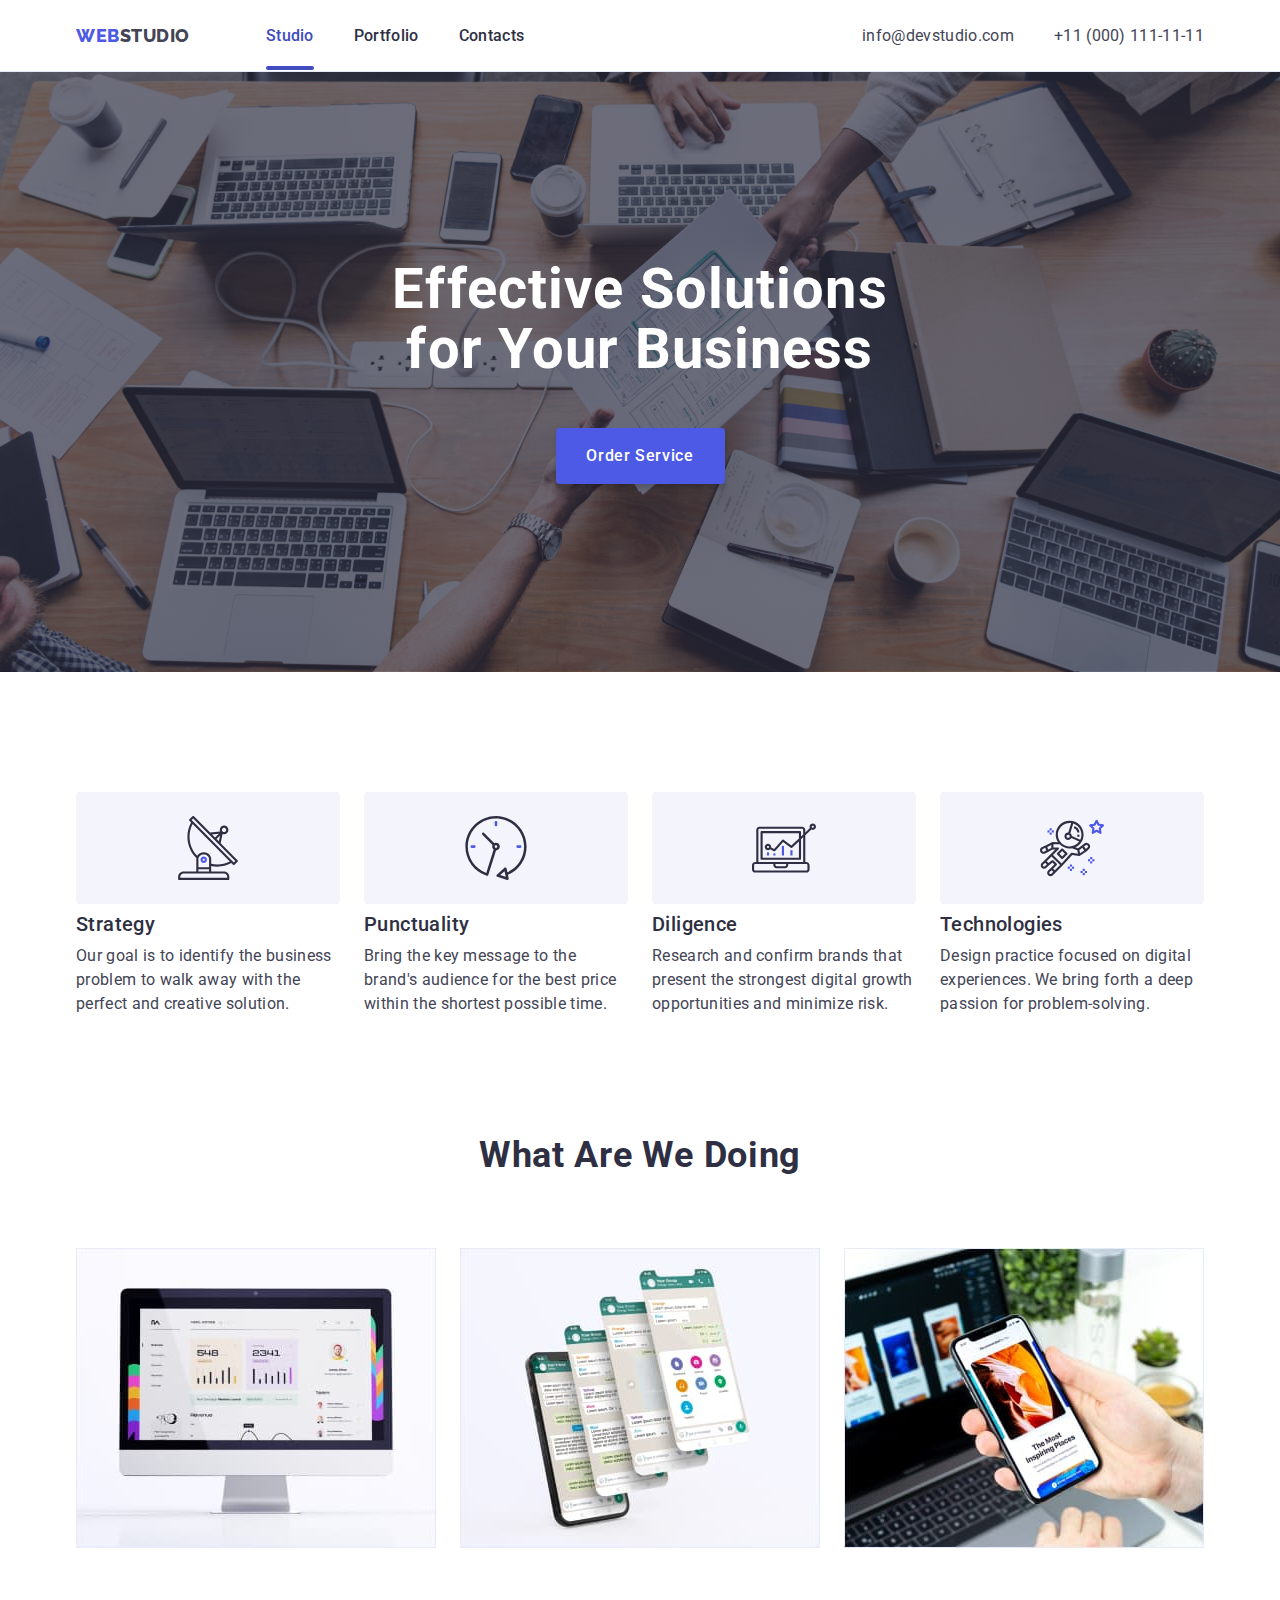
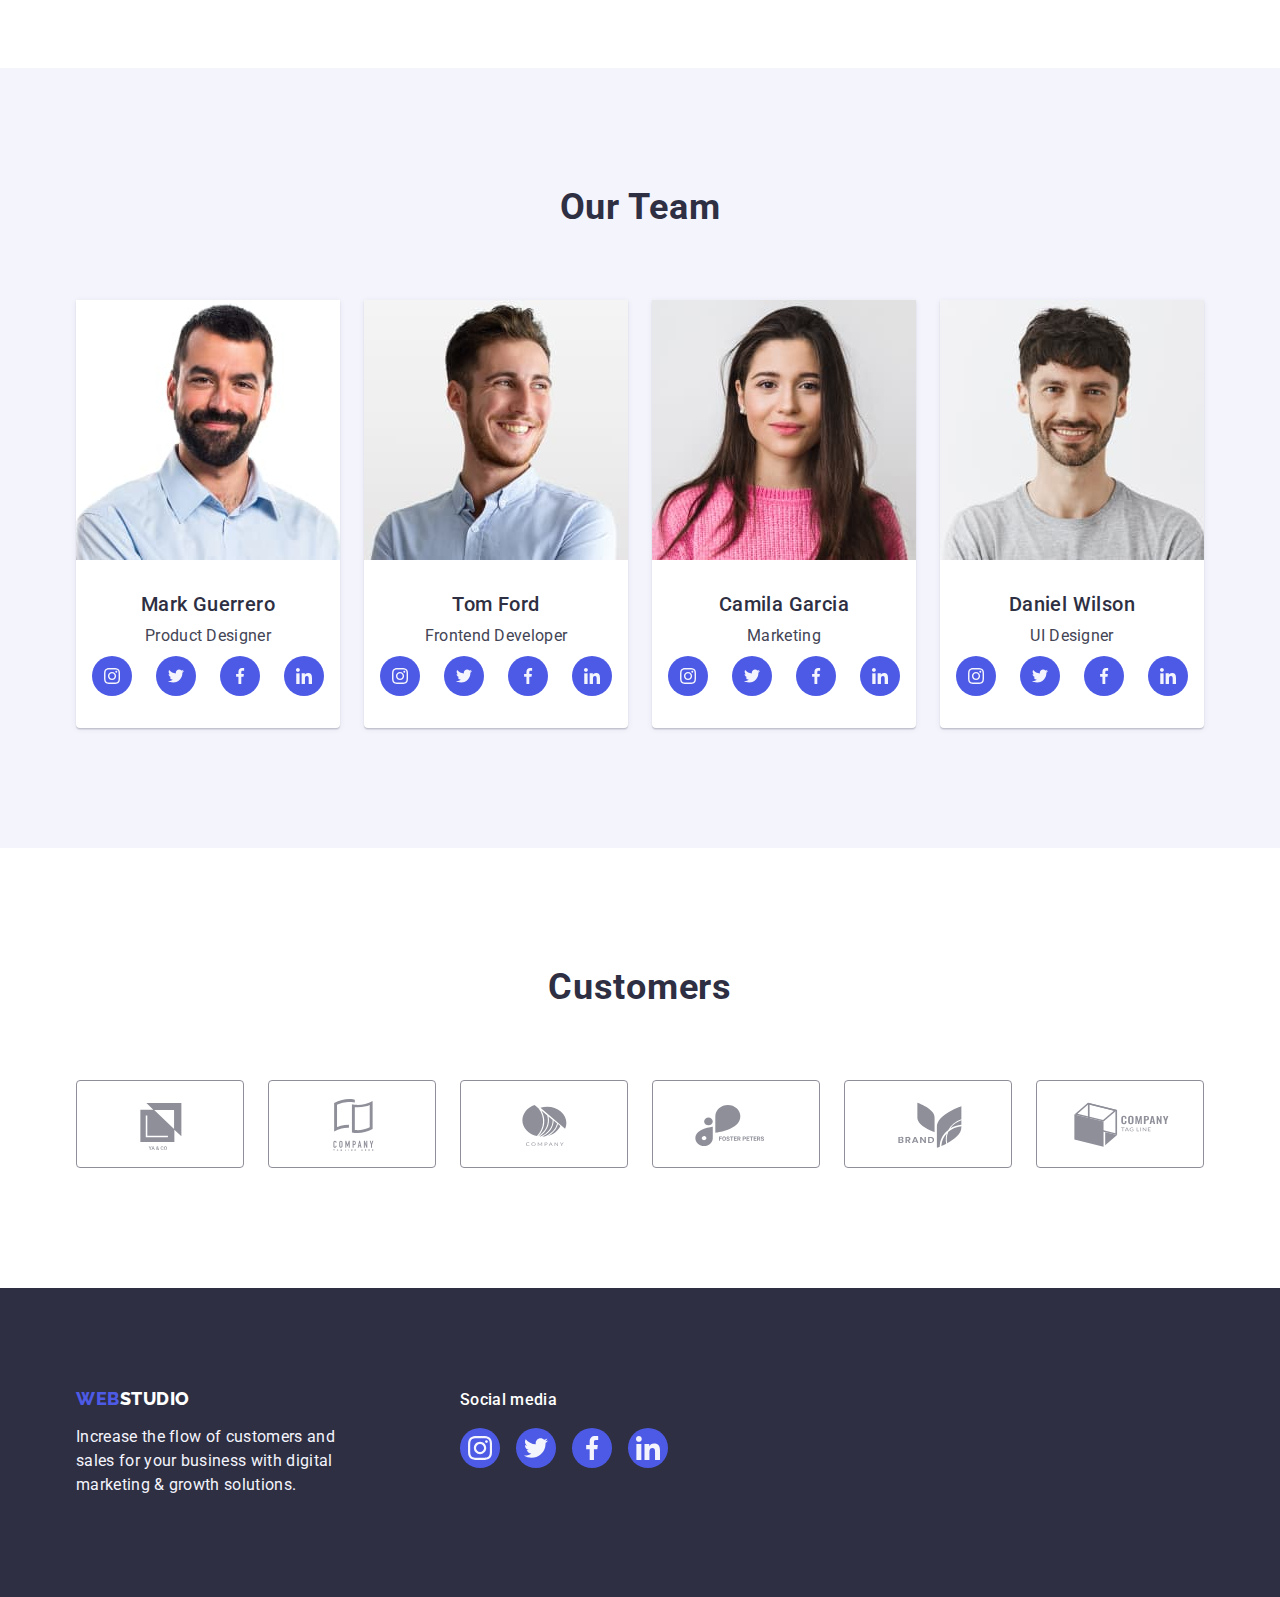
<file: index.html>
<!DOCTYPE html>
<html lang="en">

<head>
    <meta charset="UTF-8">
    <meta http-equiv="X-UA-Compatible" content="IE=edge">
    <meta name="viewport" content="width=device-width, initial-scale=1.0">
    <title>WebStudio</title>
    <link rel="preconnect" href="https://fonts.googleapis.com">
    <link rel="preconnect" href="https://fonts.gstatic.com" crossorigin>
    <link
        href="https://fonts.googleapis.com/css2?family=Raleway:wght@800&family=Roboto:wght@400;500;700;900&display=swap"
        rel="stylesheet">
    <link rel="stylesheet" href="./css/modern-normalize.min.css">
    <link rel="stylesheet" href="./css/styles.css">

</head>

<body>  
    
      <!-- header section -->
        <header class="header">
            <div class="header-container container">
                <nav class="nav">
                    <a class="logo-web link" href="./index.html">Web<span class="logo-studio-nav link">Studio</span></a>

                    <ul class="nav-list list">
                        <li class="nav-item nav-item-studio">
                            <a class="nav-link active nav-link-studio link" href="./index.html">Studio</a>
                        </li>
                        <li class="nav-item">
                            <a class="nav-link link" href="./portfolio.html">Portfolio</a>
                        </li>
                        <li class="nav-item">
                            <a class="nav-link link" href="">Contacts</a>
                        </li>
                    </ul>
                </nav>

                <address class="address">
                    <ul class="address-list list">
                        <li class="mail">
                            <a class="address-link link" href="mailto:info@devstudio.com">info@devstudio.com</a>
                        </li>
                        <li class="number">
                            <a class="address-link link" href="tel:+110001111111">+11 (000) 111-11-11</a>
                        </li>
                    </ul>
                </address>
            </div>

        </header>
        <main>

            <!--hero section -->
            <section class="hero">
                <div class="hero-container container">
                    <h1 class="hero-title">Effective Solutions <br> for Your Business</h1>
                    <button data-modal-open class="button" type="button">Order Service</button>
                    
                </div>
            </section>    

            


            <!-- feature section -->
            <section class="section-feature">
                <div class="container">
                    <h2 class="section-feature-title visually-hidden">Lorem ipsum dolor sit.</h2>
                    <ul class="feature-list list">
                        <li class="feature">
                            <div class="container-icon">
                                <svg class="feature-icon" width="64" height="64">
                                    <use href="./images/icons.svg#antenna"></use>
                                </svg>
                            </div>
                            
                            <h3 class="feature-title">Strategy</h3>
                            <p class="feature-text">
                                Our goal is to identify the business problem to walk away with the perfect and creative
                                solution.
                            </p>
                        </li>
                        <li class="feature">
                            <div class="container-icon">
                                <svg class="feature-icon" width="64" height="64">
                                    <use href="./images/icons.svg#clock"></use>
                                </svg>
                            </div>
                            <h3 class="feature-title">Punctuality</h3>
                            <p class="feature-text">
                                Bring the key message to the brand's audience for the best price within the shortest
                                possible time.
                            </p>
                        </li>
                        <li class="feature">
                            <div class="container-icon">
                                <svg class="feature-icon" width="64" height="64">
                                    <use href="./images/icons.svg#diagram"></use>
                                </svg>
                            </div>
                            <h3 class="feature-title">Diligence</h3>
                            <p class="feature-text">
                                Research and confirm brands that present the strongest digital growth opportunities and
                                minimize
                                risk.
                            </p>
                        </li>
                        <li class="feature">
                            <div class="container-icon">
                                <svg class="feature-icon" width="64" height="64">
                                    <use href="./images/icons.svg#astronaut"></use>
                                </svg>
                            </div>
                            <h3 class="feature-title">Technologies</h3>
                            <p class="feature-text">
                                Design practice focused on digital experiences. We bring forth a deep passion for
                                problem-solving.
                            </p>
                        </li>
                    </ul>
                </div>

            </section>

            <!-- about section -->
            <section class="section-about">
                <div class="container">
                    <h2 class="section-about-title">What are we doing</h2>

                    <ul class="about-list list">
                        <li class="list-item">
                            <img src="./images/doing_1.jpg" width="360" alt="computer">
                        </li>
                        <li class="list-item">
                            <img src="./images/doing_2.jpg" width="360" alt="menu">
                        </li>
                        <li class="list-item">
                            <img src="./images/doing_3.jpg" width="360" alt="mobile">
                        </li>
                    </ul>
                </div>

            </section>

            <!-- team section -->
            <section class="section-team">
                <div class="container">
                    <h2 class="section-team-title">Our Team</h2>

                    <ul class="team-list list">
                        <li class="team-card">
                            <img src="./images/team_1.jpg" width="264" alt=">Mark Guerrero">
                            <div class="info">
                                <h3 class="team-title">Mark Guerrero</h3>
                                <p class="team-text">Product Designer</p>
                                
                                <ul class="social-list">
                                    <li class="social-item">
                                        <a class="social-link" href="">
                                            <svg class="team-icon" width="16" height="16">
                                                <use href="./images/icons.svg#instagram"></use>
                                            </svg>
                                        </a>
                                    </li>

                                    <li class="social-item">
                                        <a class="social-link" href="">
                                            <svg class="team-icon" width="16" height="16">
                                                <use href="./images/icons.svg#twitter"></use>
                                            </svg>
                                        </a>
                                    </li>

                                    <li class="social-item">
                                        <a class="social-link" href="">
                                            <svg class="team-icon" width="16" height="16">
                                                <use href="./images/icons.svg#facebook"></use>
                                            </svg>
                                        </a>
                                    </li>

                                    <li class="social-item">
                                        <a class="social-link" href="">
                                            <svg class="team-icon" width="16" height="16">
                                                <use href="./images/icons.svg#linkedin"></use>
                                            </svg>
                                        </a>
                                    </li>

                                </ul>                               
                                                                
                            </div>

                        </li>
                        <li class="team-card">
                            <img src="./images/team_2.jpg" width="264" alt="Tom Ford">
                            <div class="info">
                                <h3 class="team-title">Tom Ford</h3>
                                <p class="team-text">Frontend Developer</p>
                                
                                <ul class="social-list">
                                    <li class="social-item">
                                        <a class="social-link" href="">
                                            <svg class="team-icon" width="16" height="16">
                                                <use href="./images/icons.svg#instagram"></use>
                                            </svg>
                                        </a>
                                    </li>
                                
                                    <li class="social-item">
                                        <a class="social-link" href="">
                                            <svg class="team-icon" width="16" height="16">
                                                <use href="./images/icons.svg#twitter"></use>
                                            </svg>
                                        </a>
                                    </li>
                                
                                    <li class="social-item">
                                        <a class="social-link" href="">
                                            <svg class="team-icon" width="16" height="16">
                                                <use href="./images/icons.svg#facebook"></use>
                                            </svg>
                                        </a>
                                    </li>
                                
                                    <li class="social-item">
                                        <a class="social-link" href="">
                                            <svg class="team-icon" width="16" height="16">
                                                <use href="./images/icons.svg#linkedin"></use>
                                            </svg>
                                        </a>
                                    </li>
                                
                                </ul>
                            </div>

                        </li>
                        <li class="team-card">
                            <img src="./images/team_3.jpg" width="264" alt="Camila Garcia">
                            <div class="info">
                                <h3 class="team-title">Camila Garcia</h3>
                                <p class="team-text">Marketing</p>
                                <ul class="social-list">
                                    <li class="social-item">
                                        <a class="social-link" href="">
                                            <svg class="team-icon" width="16" height="16">
                                                <use href="./images/icons.svg#instagram"></use>
                                            </svg>
                                        </a>
                                    </li>
                                
                                    <li class="social-item">
                                        <a class="social-link" href="">
                                            <svg class="team-icon" width="16" height="16">
                                                <use href="./images/icons.svg#twitter"></use>
                                            </svg>
                                        </a>
                                    </li>
                                
                                    <li class="social-item">
                                        <a class="social-link" href="">
                                            <svg class="team-icon" width="16" height="16">
                                                <use href="./images/icons.svg#facebook"></use>
                                            </svg>
                                        </a>
                                    </li>
                                
                                    <li class="social-item">
                                        <a class="social-link" href="">
                                            <svg class="team-icon" width="16" height="16">
                                                <use href="./images/icons.svg#linkedin"></use>
                                            </svg>
                                        </a>
                                    </li>
                                
                                </ul>
                            </div>

                        </li>
                        <li class="team-card">
                            <img src="./images/team_4.jpg" width="264" alt="Daniel Wilson">
                            <div class="info">
                                <h3 class="team-title">Daniel Wilson</h3>
                                <p class="team-text">UI Designer</p>
                                <ul class="social-list">
                                    <li class="social-item">
                                        <a class="social-link" href="">
                                            <svg class="team-icon" width="16" height="16">
                                                <use href="./images/icons.svg#instagram"></use>
                                            </svg>
                                        </a>
                                    </li>
                                
                                    <li class="social-item">
                                        <a class="social-link" href="">
                                            <svg class="team-icon" width="16" height="16">
                                                <use href="./images/icons.svg#twitter"></use>
                                            </svg>
                                        </a>
                                    </li>
                                
                                    <li class="social-item">
                                        <a class="social-link" href="">
                                            <svg class="team-icon" width="16" height="16">
                                                <use   href="./images/icons.svg#facebook"></use>
                                            </svg>
                                        </a>
                                    </li>
                                
                                    <li class="social-item">
                                        <a class="social-link" href="">
                                            <svg class="team-icon" width="16" height="16">
                                                <use href="./images/icons.svg#linkedin"></use>
                                            </svg>
                                        </a>
                                    </li>
                                
                                </ul>
                            </div>

                        </li>
                    </ul>
                </div>

            </section>
            
            <section class="customers">
                <div class="container">
                    <h2 class="customers-title">Customers</h2>

                    <ul class="customers-list">
                        <li class="customers-item">
                            <a class="customers-link" href="">
                                <svg class="customers-icon" width="104" height="56">
                                    <use href="./images/icons.svg#logo"></use>
                                </svg>
                            </a>
                        </li>
                        <li class="customers-item">
                            <a class="customers-link" href="">
                                <svg class="customers-icon" width="104" height="56">
                                    <use href="./images/icons.svg#logo-1"></use>
                                </svg>
                            </a>
                        </li>
                        <li class="customers-item">
                            <a class="customers-link" href="">
                                <svg class="customers-icon" width="104" height="56">
                                    <use href="./images/icons.svg#logo-2"></use>
                                </svg>
                            </a>
                        </li>
                        <li class="customers-item">
                            <a class="customers-link" href="">
                                <svg class="customers-icon" width="104" height="56">
                                    <use href="./images/icons.svg#logo-3"></use>
                                </svg>
                            </a>
                        </li>
                        <li class="customers-item">
                            <a class="customers-link" href="">
                                <svg class="customers-icon" width="104" height="56">
                                    <use href="./images/icons.svg#logo-4"></use>
                                </svg>
                            </a>
                        </li>
                        <li class="customers-item">
                            <a class="customers-link" href="">
                                <svg class="customers-icon" width="104" height="56">
                                    <use href="./images/icons.svg#logo-5"></use>
                                </svg>
                            </a>
                        </li>
                    </ul>
                </div>
                
            </section>
        </main>

        <!-- footer section -->
        <footer class="footer">
            <div class=" footer-container container">
                <div class="content-footer">
                    <a class="logo-web-footer link" href="./index.html">Web<span class="logo-studio link">Studio</span></a>
                    
                    <p class="footer-text">
                        Increase the flow of customers and sales for your business with digital marketing & growth
                        solutions.
                    </p>
                </div>

                <div class="social-media-container">
                    <p class="social-media-text">Social media</p>

                    <ul class="social-media-list">
                        <li class="social-media-item">
                            <a class="social-media-link" href="">
                                <svg class="social-media-icon" width="24" height="24">
                                    <use href="./images/icons.svg#instagram"></use>
                                </svg>
                            </a>

                        </li>
                        <li class="social-media-item">
                            <a class="social-media-link" href="">
                                <svg class="social-media-icon" width="24" height="24">
                                    <use href="./images/icons.svg#twitter"></use>
                                </svg>
                            </a>
                        </li>
                        <li class="social-media-item">
                            <a class="social-media-link" href="">
                                <svg class="social-media-icon" width="24" height="24">
                                    <use href="./images/icons.svg#facebook"></use>
                                </svg>
                            </a>
                        </li>
                        <li class="social-media-item">
                            <a class="social-media-link" href="">
                                <svg class="social-media-icon" width="24" height="24">
                                    <use href="./images/icons.svg#linkedin"></use>
                                </svg>
                            </a>
                        </li>
                    </ul>
                </div>
                
            </div>
        </footer>

        <!--modal-window-->

        <div class="backdrop  is-hidden" data-modal>
            
            <div class="modal-window">
                <button class="btn-modal-close" type="button" data-modal-close>
                    <svg class="modal-icon" width="8" height="8">
                        <use href="./images/icons.svg#close"></use>
                    </svg>
                </button>
            </div>
        </div>

 <script src="./js/modal.js"></script>


  
</body>



</html>
</file>
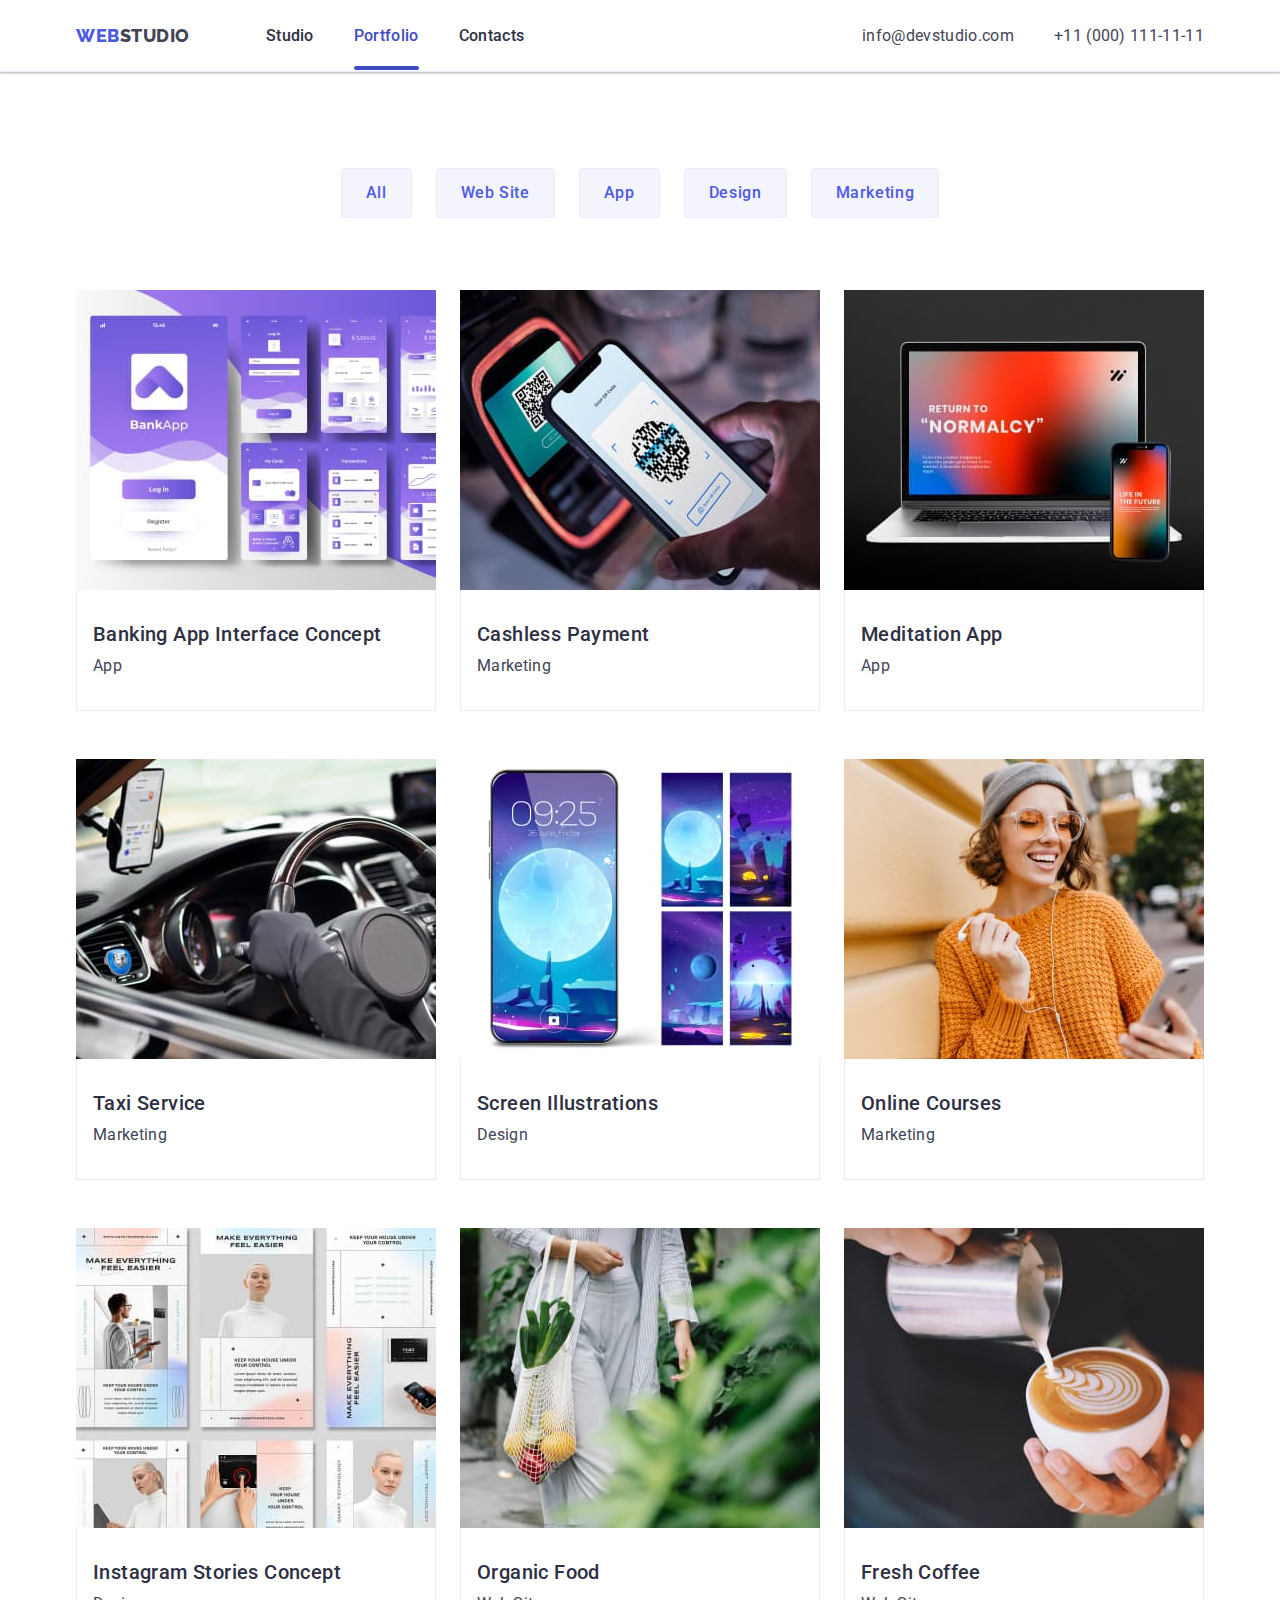
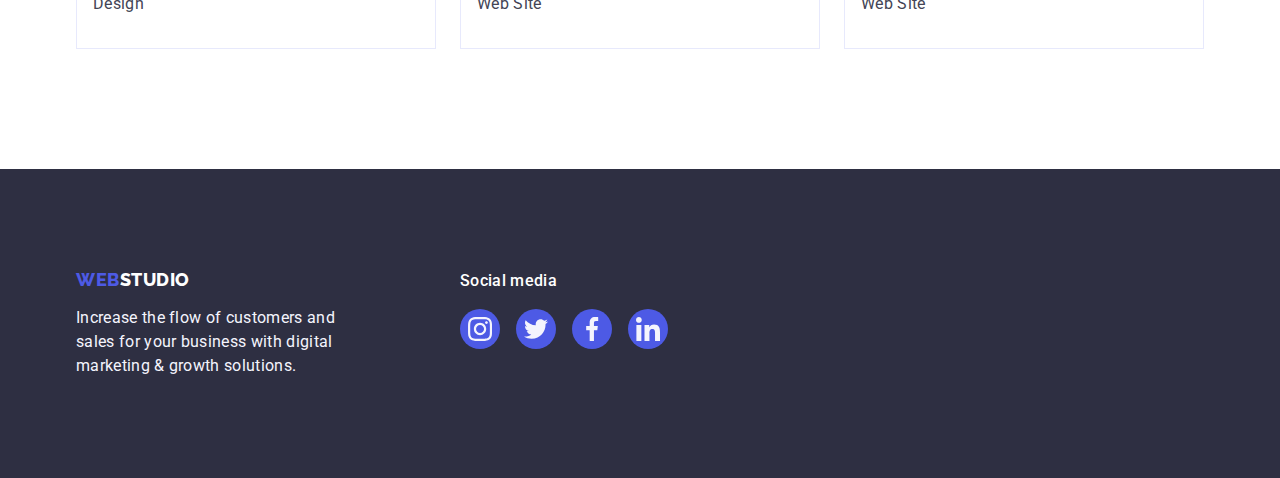
<file: portfolio.html>
<!DOCTYPE html>
<html lang="en">

<head>
    <meta charset="UTF-8">
    <meta http-equiv="X-UA-Compatible" content="IE=edge">
    <meta name="viewport" content="width=device-width, initial-scale=1.0">
    <link rel="preconnect" href="https://fonts.googleapis.com">
    <link rel="preconnect" href="https://fonts.gstatic.com" crossorigin>
    <link href="https://fonts.googleapis.com/css2?family=Raleway:wght@800&family=Roboto:wght@400;500;700;900&display=swap"
        rel="stylesheet">
    <title>WebStudio</title>

    <link rel="stylesheet" href="./css/modern-normalize.min.css">
    <link rel="stylesheet" href="./css/styles.css">
  
</head>

<body>
        
    <!-- header section -->
    <header class="header">
        <div class="header-container container">
            <nav class="nav">
                <a class="logo-web link" href="./index.html">Web<span class="logo-studio-nav link">Studio</span></a>
    
                <ul class="nav-list list">
                    <li class="nav-item nav-item-studio">
                        <a class="nav-link link" href="./index.html">Studio</a>
                    </li>
                    <li class="nav-item">
                        <a class="nav-link active link" href="./portfolio.html">Portfolio</a>
                    </li>
                    <li class="nav-item">
                        <a class="nav-link link" href="">Contacts</a>
                    </li>
                </ul>
            </nav>
    
            <address class="address">
                <ul class="address-list list">
                    <li class="mail">
                        <a class="address-link link" href="mailto:info@devstudio.com">info@devstudio.com</a>
                    </li>
                    <li class="number">
                        <a class="address-link link" href="tel:+110001111111">+11 (000) 111-11-11</a>
                    </li>
                </ul>
            </address>
        </div>
    
    </header>

    <main>
        <!--portfolo section  -->
        <section class="section-portfolo">
            <div class="container">
                <h1 class="section-filters-title visually-hidden">Lorem ipsum dolor sit.</h1>

                <ul class="filters list">
                    <li class="button-item">
                
                        <button class="btn" type="button">All</button>
                    </li>
                    <li class="button-item">
                        <button class="btn" type="button">Web Site</button>
                    </li>
                    <li class="button-item">
                        <button class="btn" type="button">App</button>
                    </li>
                    <li class="button-item">
                        <button class="btn" type="button">Design</button>
                    </li>
                    <li class="button-item">
                        <button class="btn" type="button">Marketing</button>
                    </li>
                </ul>
                
                
                
                
                <ul class="product-card list">
                    <li class="product-item">
                        
                            <a class="product-link link" href="">
                                
                                <div class="wrapper">
                                    <img class="link" src="./images/portfolio/banking_app.jpg" width="360" alt="Banking App">
                                    <p class="overlay-text">14 Stylish and User-Friendly App Design Concepts · Task Manager App · Calorie Tracker
                                        App · Exotic Fruit Ecommerce App ·
                                        Cloud Storage App
                                    </p>
                                    
                                    
                                        
                                    
                                </div>
                                
                               
                                <div class="cards">
                                    <h2 class="product-name">Banking App Interface Concept</h2>
                                    <p class="product-text">App</p>
                                </div>                               
                            </a>                     
                                                                                  
                    </li>
                
                    <li class="product-item">                        
                            <a class="product-link link" href="">

                                <div class="wrapper">
                                    <img class="link" src="./images/portfolio/cashless_payment.jpg" width="360" alt="Cashless Payment">
                                    <p class="overlay-text">14 Stylish and User-Friendly App Design Concepts · Task Manager App · Calorie Tracker
                                        App · Exotic Fruit Ecommerce App ·
                                        Cloud Storage App
                                    </p>                                                                                                            
                                </div>
                                
                                <div class="cards">
                                    <h2 class="product-name">Cashless Payment</h2>
                                    <p class="product-text">Marketing</p>
                                </div>
                            </a>
                    </li>
                
                    <li class="product-item">                        
                            <a class="product-link link" href="">

                                <div class="wrapper">
                                    <img class="link" src="./images/portfolio/meditation_app.jpg" width="360" alt="Meditation App">
                                    <p class="overlay-text">14 Stylish and User-Friendly App Design Concepts · Task Manager App · Calorie Tracker
                                        App · Exotic Fruit Ecommerce App ·
                                        Cloud Storage App
                                    </p>                                                                                                           
                                </div>
                                
                                <div class="cards">
                                    <h2 class="product-name">Meditation App</h2>
                                    <p class="product-text">App</p>
                                </div>
                            </a>                        
                    </li>
                
                    <li class="product-item">                       
                            <a class="product-link link" href="">
                                <div class="wrapper">
                                    <img class="link" src="./images/portfolio/Taxi.jpg" width="360" alt="Taxi Service">
                                    <p class="overlay-text">14 Stylish and User-Friendly App Design Concepts · Task Manager App · Calorie Tracker
                                        App · Exotic Fruit Ecommerce App ·
                                        Cloud Storage App
                                    </p>
                                </div>
                                
                                
                                    <div class="cards">
                                        <h2 class="product-name">Taxi Service</h2>
                                        <p class="product-text">Marketing</p>
                                    </div>
                            </a>
                    </li>
                
                    <li class="product-item">                        
                            <a class="product-link link" href="">

                                <div class="wrapper">
                                    <img class="link" src="./images/portfolio/Screen.jpg" width="360" alt="Screen Illustrations">
                                    <p class="overlay-text">14 Stylish and User-Friendly App Design Concepts · Task Manager App · Calorie Tracker
                                        App · Exotic Fruit Ecommerce App ·
                                        Cloud Storage App
                                    </p>
                                </div>
                                
                                <div class="cards">
                                    <h2 class="product-name">Screen Illustrations</h2>
                                    <p class="product-text">Design</p>
                                </div>
                            </a>
                    </li>
                
                    <li class="product-item">
                       
                            <a class="product-link link" href="">
                                <div class="wrapper">
                                    <img class="link" src="./images/portfolio/online_courses.jpg" width="360" alt="Online Courses">
                                    <p class="overlay-text">14 Stylish and User-Friendly App Design Concepts · Task Manager App · Calorie Tracker
                                        App · Exotic Fruit Ecommerce App ·
                                        Cloud Storage App
                                    </p>                                   
                                </div>
                                
                                <div class="cards">
                                    <h2 class="product-name">Online Courses</h2>
                                    <p class="product-text">Marketing</p>
                                </div>
                            </a>                        
                    </li>
                
                
                    <li class="product-item">
                       
                            <a class="product-link link" href="">

                                <div class="wrapper">
                                    <img class="link" src="./images/portfolio/instagram.jpg" width="360" alt="Instagram Stories Concept">
                                    <p class="overlay-text">14 Stylish and User-Friendly App Design Concepts · Task Manager App · Calorie Tracker
                                        App · Exotic Fruit Ecommerce App ·
                                        Cloud Storage App
                                    </p>
                                </div>
                                
                                <div class="cards">
                                    <h2 class="product-name">Instagram Stories Concept</h2>
                                    <p class="product-text">Design</p>
                                </div>
                            
                            </a>                       
                    </li>
                
                    <li class="product-item">
                      
                            <a class="product-link link" href="">
                                <div class="wrapper">
                                    <img class="link" src="./images/portfolio/organic_food.jpg" width="360" alt="Organic Food">
                                    <p class="overlay-text">14 Stylish and User-Friendly App Design Concepts · Task Manager App · Calorie Tracker
                                        App · Exotic Fruit Ecommerce App ·
                                        Cloud Storage App
                                    </p>
                                </div>
                                
                                <div class="cards">
                                    <h2 class="product-name">Organic Food</h2>
                                    <p class="product-text">Web Site</p>
                                </div>
                            
                            </a>    
                    </li>
                
                    <li class="product-item">
                       
                            <a class="product-link link" href="">
                                <div class="wrapper">
                                  <img class="link" src="./images/portfolio/coffee.jpg" width="360" alt="Fresh Coffee">
                                  <p class="overlay-text">14 Stylish and User-Friendly App Design Concepts · Task Manager App · Calorie Tracker
                                    App · Exotic Fruit Ecommerce App ·
                                    Cloud Storage App
                                  </p>                               
                                    
                                </div>
                                
                                <div class="cards">
                                    <h2 class="product-name">Fresh Coffee</h2>
                                    <p class="product-text">Web Site</p>
                                </div>
                            
                            </a>
                    </li>
                        
                </ul>
            </div>
            
        </section>

    </main>

    <!-- footer section -->
    <footer class="footer">
        <div class=" footer-container container">
            <div class="content-footer">
                <a class="logo-web-footer link" href="./index.html">Web<span class="logo-studio link">Studio</span></a>
    
                <p class="footer-text">
                    Increase the flow of customers and sales for your business with digital marketing & growth
                    solutions.
                </p>
            </div>
    
            <div class="social-media-container">
                <p class="social-media-text">Social media</p>
    
                <ul class="social-media-list">
                    <li class="social-media-item">
                        <a class="social-media-link" href="">
                            <svg class="social-media-icon" width="24" height="24">
                                <use href="./images/icons.svg#instagram"></use>
                            </svg>
                        </a>
    
                    </li>
                    <li class="social-media-item">
                        <a class="social-media-link" href="">
                            <svg class="social-media-icon" width="24" height="24">
                                <use href="./images/icons.svg#twitter"></use>
                            </svg>
                        </a>
                    </li>
                    <li class="social-media-item">
                        <a class="social-media-link" href="">
                            <svg class="social-media-icon" width="24" height="24">
                                <use href="./images/icons.svg#facebook"></use>
                            </svg>
                        </a>
                    </li>
                    <li class="social-media-item">
                        <a class="social-media-link" href="">
                            <svg class="social-media-icon" width="24" height="24">
                                <use href="./images/icons.svg#linkedin"></use>
                            </svg>
                        </a>
                    </li>
                </ul>
            </div>
    
        </div>
    </footer>

    
</body>

</html>
</file>
<file: css/styles.css>
:root {
    --primary-font: 'Roboto', sans-serif;
    --main-white-cl: #ffffff;
    --main-dark-cl: #434455;
    --accent-cl: #4D5AE5;
}

ul,
ol {
    margin: 0;
    padding-left: 0;
    list-style-type: none;
}

a{
    text-decoration: none;
}
h1, 
h2,
h3,
h4, 
h5,
h6,
p{
    margin: 0;
}

button{
    cursor: pointer;
    border: none;
    border-radius: 4px;
}


body {
    color: var(--main-dark-cl);
    background-color: var(--main-white-cl);
    font-family: var(--primary-font);
    font-size: 16px;
}

img {
    display: block;
    width: 100%;
    height: auto;
}

.container {
    width: 1158px;
    margin: 0 auto;
    padding: 0 15px;
}

.link {
    text-decoration: none;
}


.visually-hidden {
    position: absolute;
    width: 1px;
    height: 1px;
    margin: -1px;
    border: 0;
    padding: 0;

    white-space: nowrap;
    clip-path: inset(100%);
    clip: rect(0 0 0 0);
    overflow: hidden;
}

/*header*/

.header {
    height: 72px;
    display: flex;
    border-bottom: 1px solid #E7E9FC;
    background: var(--main-white-cl, #FFF);
    box-shadow: 0px 1px 6px 0px rgba(46, 47, 66, 0.08), 0px 1px 1px 0px rgba(46, 47, 66, 0.16), 0px 2px 1px 0px rgba(46, 47, 66, 0.08);
}

.header-container {
    display: flex;
    align-items: center;
}

/*logo start*/
.logo-web {
    font-family: "Raleway", sans-serif;
    font-weight: 800;
    font-size: 18px;
    line-height: 1.17;
    letter-spacing: 0.03em;
    text-transform: uppercase;
    color: var(--accent-cl);
    margin-right: 76px;
    display: inline-block;
    
}



.logo-studio-nav {
    font-family: 'Raleway';
    font-weight: 800;
    font-size: 18px;
    line-height: 1.17;
    letter-spacing: 0.03em;
    text-transform: uppercase;
    color: var(--main-dark-cl);

}

.logo-studio {
    font-family: 'Raleway';
    font-weight: 800;
    font-size: 18px;
    line-height: 1.17;
    letter-spacing: 0.03em;
    text-transform: uppercase;    
    color: var(--main-white-cl);
}


/*logo end*/


/*nav */

.nav {
    display: flex;
    align-items: center;
}

.nav-list {
    display: flex;
    gap: 40px;

}

.list {
    list-style: none;
}

.nav-item {
    font-weight: 500;
    line-height: 1.3;
    

}

.nav-link {
    line-height: 1.5;
    font-size: 16px;
    font-weight: 500;
    letter-spacing: 0.02em;
    color: #2E2F42;
    text-decoration: none;
    padding: 24px 0;
    position: relative;
    transition: color 250ms cubic-bezier(0.4, 0, 0.2, 1);
    
}

.nav-item .link:hover,
.nav-item .link:focus {
    color: #404bbf;
}


.nav-link.active::after{
    content: "";
    display: block;
    width: 100%;
    bottom: -1px;
    height: 4px;
    background-color: #404bbf;
    border-radius: 2px;
    left: 0;
    position: absolute;
     
}

.nav-link.active{
    color: #404bbf;
}




.list {
    list-style: none;
}

.address {
    font-style: normal;
    margin-left: auto;
}




.mail .link:hover,
.mail .link:focus {
    color: #404bbf;
}


.address-link {
    letter-spacing: 0.02em;
    font-weight: 400;
    line-height: 1.5;
    color:var(--main-dark-cl);
    text-decoration: none;
    transition: color 250ms cubic-bezier(0.4, 0, 0.2, 1);
}

.address-list {
    display: flex;
    gap: 40px;

}

.number .link:hover,
.number .link:focus {
    color: #404bbf;
}

/* section hero*/

.hero {
    
    padding: 188px 0;
    
    margin: 0 auto;
    background-image: linear-gradient(rgba(46, 47, 66, 0.7), rgba(46, 47, 66, 0.7)), url(../images/bg-hero.jpg);
    max-width: 1440px;
    background-repeat: no-repeat;
    background-position: center;
    background-size: cover;    

}

.hero-container{
    
}

.hero-title {
    font-weight: 700;
    font-size: 56px;
    line-height: 1.07;
    text-align: center;
    letter-spacing: 0.02em;
    color: var(--main-white-cl);
    max-width: 496px;
    margin: 0 auto;
    margin-bottom: 48px;
}

.button {
    font-family: "Roboto", sans-serif;
    transition: background-color 250ms cubic-bezier(0.4, 0, 0.2, 1);
    font-weight: 500;
    font-size: 16px;
    line-height: 1.5;
    letter-spacing: 0.04em;
    color:var(--main-white-cl);
    background-color: var(--accent-cl);
    cursor: pointer;
    display: block;
    min-width: 169px;
    height: 56px;
    border: none;
    box-shadow: 0px 4px 4px rgba(0, 0, 0, 0.15);
    margin: 0 auto;
}

.button:hover,
.button:focus {
    background-color: #404BBF;
}

/*section feature */

.section-feature {
    padding: 120px 0;
    
}


.feature-list {
    display: flex;
    gap: 24px;
}

.feature {
    width: calc((100% - 72px) / 4);
}

.feature-title {
    font-weight: 500;
    font-size: 20px;
    line-height: 1.2;
    letter-spacing: 0.02em;
    color: #2E2F42;
    margin-bottom: 8px;
}

.feature-text {
    font-weight: 400;
    font-size: 16px;
    line-height: 1.5;
    letter-spacing: 0.02em;
    color: #434455;
}

.container-icon{
    display: flex;
    align-items: center;
    justify-content: center;
    height: 112px;
    background-color: #f4f4fd;
    border-radius: 4px;
    margin-bottom: 8px;
}


.feature-icon{
    margin: 0 auto;
}
/*section about */

.section-about {
    padding-bottom: 120px;
}

.section-about-title {
    font-weight: 700;
    font-size: 36px;
    line-height: 1.11;
    text-align: center;
    letter-spacing: 0.02em;
    text-transform: capitalize;
    color: #2E2F42;
    margin-bottom: 72px;
}

.about-list {
    display: flex;
    gap: 24px;
}

.list-item {
    width: calc((100% - 48px) / 3);
}

/*section team */
.section-team {
    background: #F4F4FD;
    padding: 120px 0;
}

.section-team-title {
    font-weight: 700;
    font-size: 36px;
    line-height: 1.11;
    text-align: center;
    letter-spacing: 0.02em;
    text-transform: capitalize;
    color: #2E2F42;
    margin-bottom: 72px;
}

.team-list {
    display: flex;
    gap: 24px;
}

.team-title {
    font-weight: 500;
    font-size: 20px;
    line-height: 1.2;
    letter-spacing: 0.02em;
    color: #2E2F42;
    text-align: center;
    margin-bottom: 8px;

}

.info {
    padding: 32px 0;

}

.team-text {
    font-weight: 400;
    font-size: 16px;
    line-height: 1.5;
    letter-spacing: 0.02em;
    color: #434455;
    text-align: center;
    margin-bottom: 8px;
}

.team-card {
    background-color: var(--main-white-cl);
    width: calc((100% - 72px) / 4);
    box-shadow: 0px 1px 6px rgba(46, 47, 66, 0.08),
    0px 1px 1px rgba(46, 47, 66, 0.16), 
    0px 2px 1px rgba(46, 47, 66, 0.08);
    border-radius: 0px 0px 4px 4px;
    
}

.social-list{
    display: flex;
    justify-content: center;
    gap: 24px;
}

.social-item{
    width: 40px;
    height: 40px;

}

.social-link{
    width: 100%;
    height: 100%;
    background-color: #4d5ae5;
    border-radius: 50%;
    display: flex;
    align-items: center;
    justify-content: center;
    transition:background-color 250ms cubic-bezier(0.4, 0, 0.2, 1);

}

.social-link:hover, 
.social-link:focus {
    background-color: #404bbf;
}

.team-icon{
    fill:  #f4f4fd;
}


/*section customers*/

.customers{
    padding-top: 120px;
    padding-bottom: 120px;
}

.customers-title{
    font-size: 36px;
    font-family: Roboto;
    font-weight: 700;
    line-height: 1.11;
    letter-spacing: 0.72px;
    text-transform: capitalize;
    color:  #2E2F42;
    text-align: center;
    margin-bottom: 72px;

}

.customers-list{
    display: flex;
    align-items: center;
    gap: 24px;
}

.customers-item{
    width: calc((100% - 120px) / 6);
    height: 88px;
}

.customers-link{
    width: 100%;
    height: 100%;
    border: 1px solid #8e8f99;
    border-radius: 4px;
    display: flex;
    align-items: center;
    justify-content: center;
    color: #8e8f99;
    transition: border-color 250ms cubic-bezier(0.4, 0, 0.2, 1),
        color 250ms cubic-bezier(0.4, 0, 0.2, 1);
}

.customers-link:hover,
.customers-link:focus {
    border-color: #404bbf;
    color: #404bbf;

}



.customers-icon{
    fill: currentColor;  

}

/*PORTFOLIO pages*/
/*section portfolio*/

.section-portfolo {
    padding-top: 96px;
    padding-bottom: 120px;
}



.filters {
    display: flex;
    gap: 24px;
    justify-content: center;
    margin-bottom: 72px;
}

.button-item{
    transition: border-color 250ms cubic-bezier(0.4, 0, 0.2, 1);
}


.button-item:hover,
.button-item:focus{
    border-radius: 4px;
    background: var(--ocean, #404BBF);
    box-shadow: 0px 2px 2px 0px rgba(0, 0, 0, 0.12),
      0px 2px 1px 0px rgba(0, 0, 0, 0.08), 
     0px 3px 1px 0px rgba(0, 0, 0, 0.10);
}



.btn {
    font-family: "Roboto", sans-serif;
    background-color: #F4F4FD;
    font-size: 16px;
    font-weight: 500;
    line-height: 1.5;
    text-align: center;
    letter-spacing: 0.04em;
    color:var(--accent-cl);
    cursor: pointer;
    padding: 12px 24px;
    border: 1px solid #E7E9FC;
    border-radius: 4px;
    transition: color 250ms cubic-bezier(0.4, 0, 0.2, 1),
        background-color 250ms cubic-bezier(0.4, 0, 0.2, 1),
        border-color 250ms cubic-bezier(0.4, 0, 0.2, 1),
        box-shadow 250ms cubic-bezier(0.4, 0, 0.2, 1);
}

.btn:hover,
.btn:focus {
    background-color: #404BBF;
    color:var(--main-white-cl);
    border: 1px solid transparent;
    box-shadow: 0px 2px 2px 0px rgba(0, 0, 0, 0.12),
            0px 2px 1px 0px rgba(0, 0, 0, 0.08),
            0px 3px 1px 0px rgba(0, 0, 0, 0.10);
}


/*section portfolio product cards*/

.product-card {
    display: flex;
    flex-wrap: wrap;
    column-gap: 24px;
    row-gap: 48px;
}

.product-item{
    width: calc((100% - 48px) / 3);
    transition: border-color 250ms cubic-bezier(0.4, 0, 0.2, 1);
    position: relative;
    overflow: hidden;
}

.product-item:hover {
    background: var(--white, #FFF);
    box-shadow: 0px 2px 1px 0px rgba(46, 47, 66, 0.08), 
     0px 1px 1px 0px rgba(46, 47, 66, 0.16),
     0px 1px 6px 0px rgba(46, 47, 66, 0.08);
}

.product-name {
    font-weight: 500;
    font-size: 20px;
    line-height: 1.2;
    letter-spacing: 0.02em;
    color: #2E2F42;
    margin-bottom: 8px;

}

.product-text {
    font-weight: 400;
    font-size: 16px;
    line-height: 1.5;
    letter-spacing: 0.02em;
    color: #434455;
}

.cards {
    position: relative;
    padding: 32px 16px;
    border: 1px solid #e7e9fc;
    border-top: none;
    z-index: 1;
    background-color: white;
    
}

.product-link{
    display: block;
    transition: box-shadow 250ms cubic-bezier(0.4, 0, 0.2, 1);
}

.product-link:hover{
    box-shadow: 0px 1px 6px rgba(46, 47, 66, 0.08), 
    0px 1px 1px rgba(46, 47, 66, 0.16), 
    0px 2px 1px rgba(46, 47, 66, 0.08);

}

.product-link:hover,
 .overlay-text:hover{
    transform: translateY(0%);

}

.wrapper{
    position: relative;
    overflow: hidden;
}

 


/*overlay*/
.overlay-text {
    position: absolute;
    top: 0;
    font-size: 16px;
    font-family: Roboto;
    font-weight: 400;
    line-height: 1.5;
    letter-spacing: 0.32px;
    color: #F4F4FD;
    padding: 40px 32px;
    background: #4D5AE5;
    width: 100%;
    height: 100%;
    transform: translateY(100%);
    transition: transform 250ms cubic-bezier(0.4, 0, 0.2, 1);
}


.product-link:hover .overlay-text{
transform: translateY(0%);

}

/*foo
.overlay-container:hover .overlay{
    transform: scaleY(0);
}

.overlay{
    background-color: #4D5AE5;
    padding: 8px;
    width: 100%;
    height: 100%;
    transform: translateY(100%);
    transition: transorm 350ms ease-in-out;
}

.overlay-text{
    font-size: 16px;
    font-family: Roboto;
    font-weight: 400;
    line-height: 1.5;
    letter-spacing: 0.32px;
    color: #F4F4FD;
}
ter*/

/*footer*/

.footer {
    background: #2E2F42;
    padding: 100px 0;
}

.logo-web-footer {
    display: inline-block;
    margin-bottom: 16px;
    font-family: 'Raleway';
    font-weight: 800;
    font-size: 18px;
    line-height: 1.17;
    display: flex;
    align-items: center;
    letter-spacing: 0.03em;
    text-transform: uppercase;
    color: var(--accent-cl);   
}

.footer-container{
    display: flex;
    align-items: baseline;    

}

.content-footer{
    margin-right: 120px;

}
.footer-text {
    font-weight: 400;
    font-size: 16px;
    line-height: 1.5;
    letter-spacing: 0.02em;
    color: #F4F4FD;
    max-width: 264px;
}

.social-media-text{
    font-size: 16px;
    font-family: Roboto;
    font-weight: 500;
    line-height: 1.5;
    letter-spacing: 0.32px;
    color: var(--main-white-cl);
    margin-bottom: 16px;
}

.social-media-list{
    display: flex;
    gap: 16px;
}

.social-media-item{
    width: 40px;
    height: 40px;
}

.social-media-link{
    width: 100%;
    height: 100%;
    background-color: #4d5ae5;
    border-radius: 50%;
    display: flex;
    align-items: center;
    justify-content: center;
    transition: background-color 250ms cubic-bezier(0.4, 0, 0.2, 1);
}

.social-media-link:hover,
.social-media-link:focus {
    background-color: #31d0aa;
}

.social-media-icon{
    fill: #f4f4fd;
}

/*modal-window*/

.backdrop{
    position: fixed;
    top:0;
    left: 0;
    width: 100%;
    height: 100%;
    background-color: rgba(46, 47, 66, 0.4);
    transition: opacity 250ms cubic-bezier(0.4, 0, 0.2, 1), 
    visibility 250ms cubic-bezier(0.4, 0, 0.2, 1);

}

.is-hidden{
    opacity: 0;
    visibility: hidden;
    pointer-events: none;

}

.modal-window{
    position: absolute;
    top: 50%;
    left: 50%;
    transform: translate(-50%, -50%) scale(1);
    width: 408px;
    min-height: 584px;
    background: #fcfcfc;
    box-shadow: 0px 1px 1px rgba(0, 0, 0, 0.14),
     0px 1px 3px rgba(0, 0, 0, 0.12), 
     0px 2px 1px rgba(0, 0, 0, 0.2);
    border-radius: 4px;
    transition: transform 250ms cubic-bezier(0.4, 0, 0.2, 1);
}

.btn-modal-close{
    position: absolute;
    top: 24px;
    right: 24px;
    border-radius: 50%;
    width: 24px;
    height: 24px;
    display: flex;
    align-items: center;
    justify-content: center;
    background-color: #e7e9fc;
    border: 1px solid rgba(0, 0, 0, 0.1);
    padding: 0;
    transition: background-color 250ms cubic-bezier(0.4, 0, 0.2, 1),
     border 250ms cubic-bezier(0.4, 0, 0.2, 1);
}

.btn-modal-close:hover,
.btn-modal-close:focus{
    background-color: #404bbf;
    border: none;
    fill: #ffffff
}

.modal-icon{
    transition: fill 250ms cubic-bezier(0.4, 0, 0.2, 1);
}
</file>
